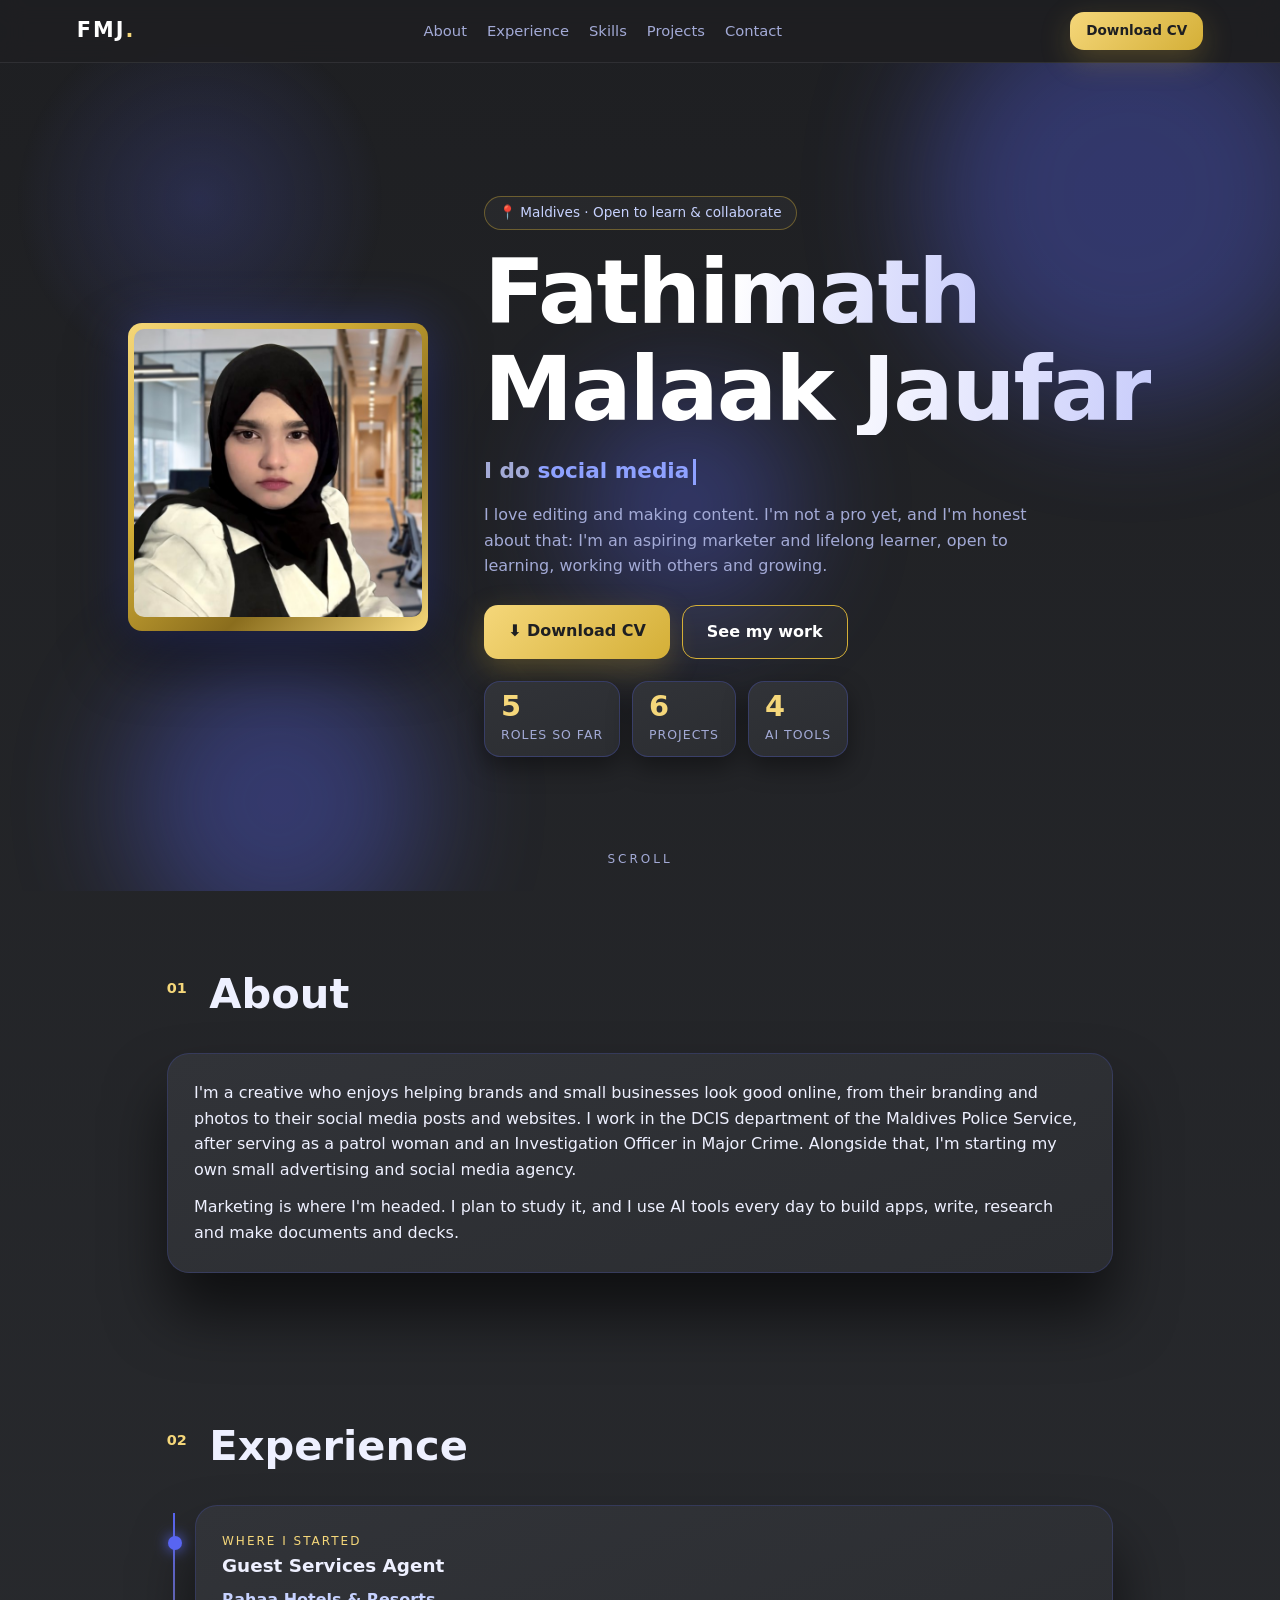
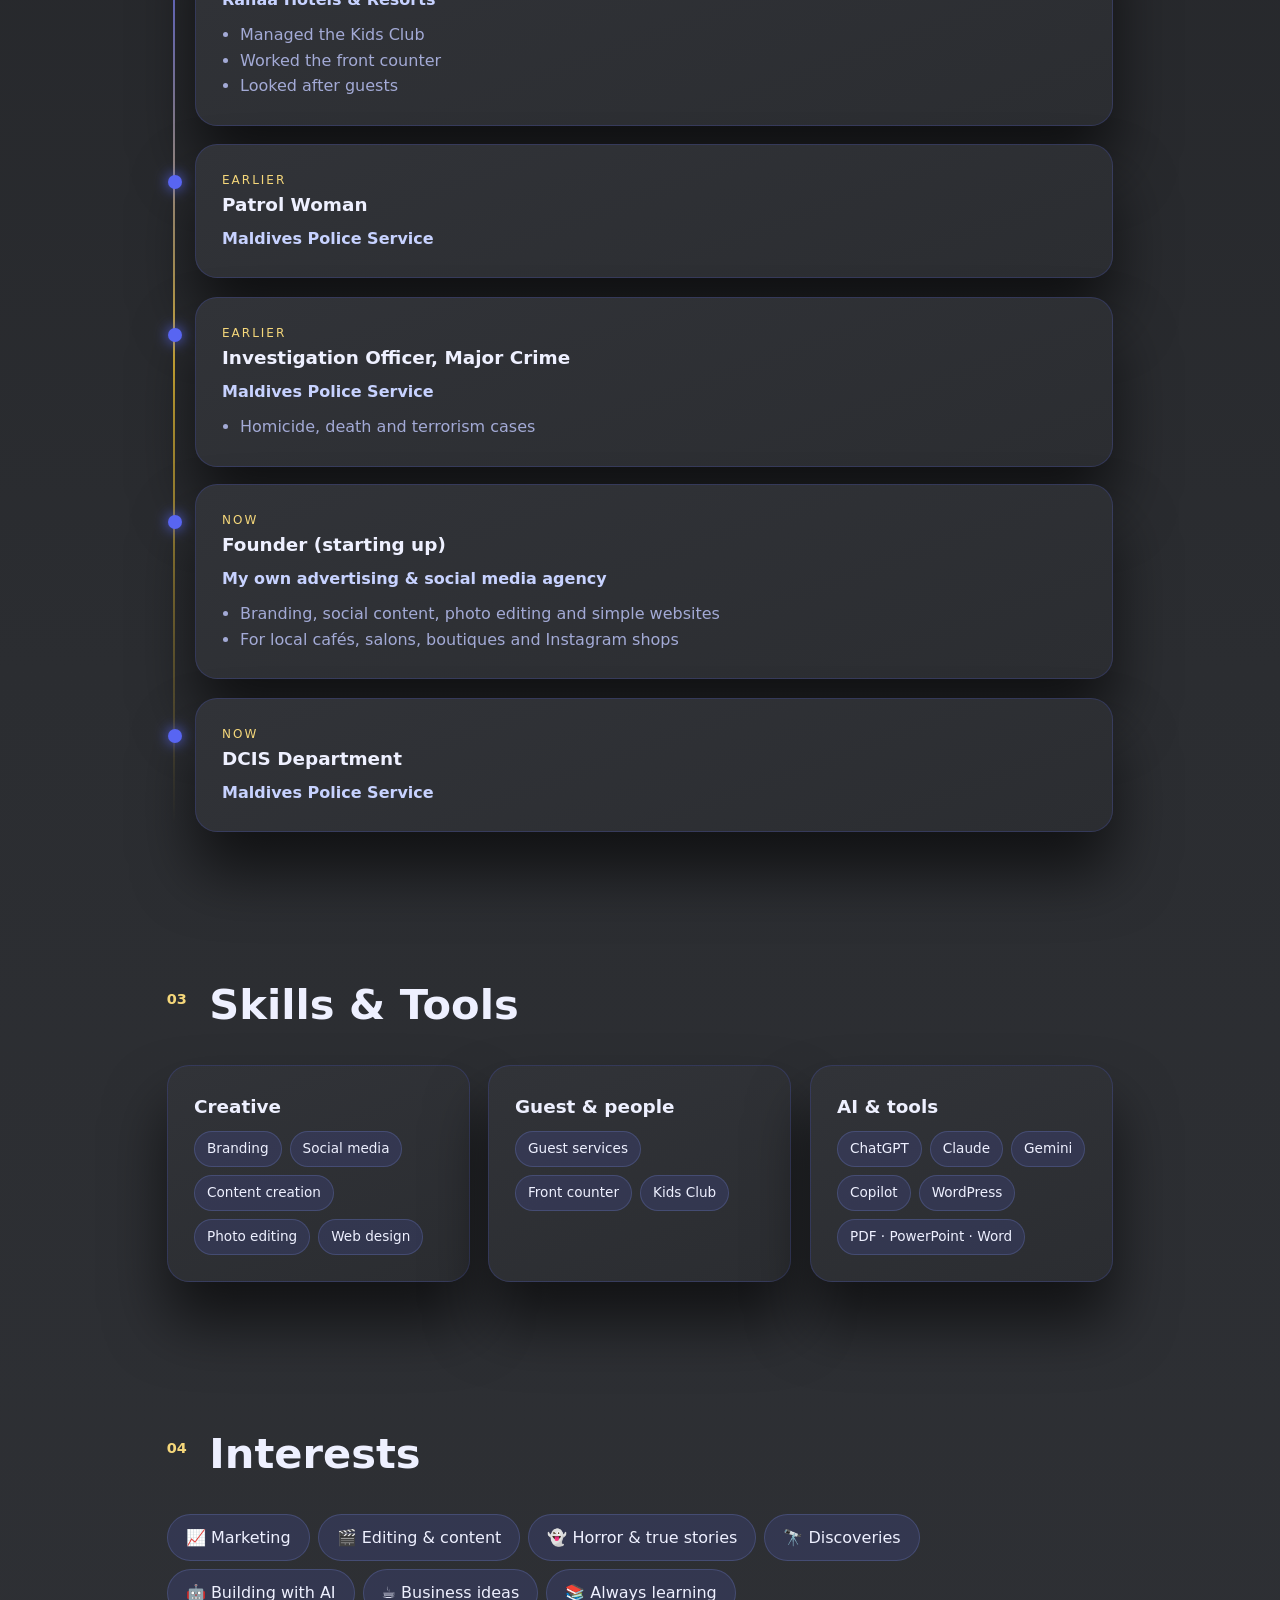
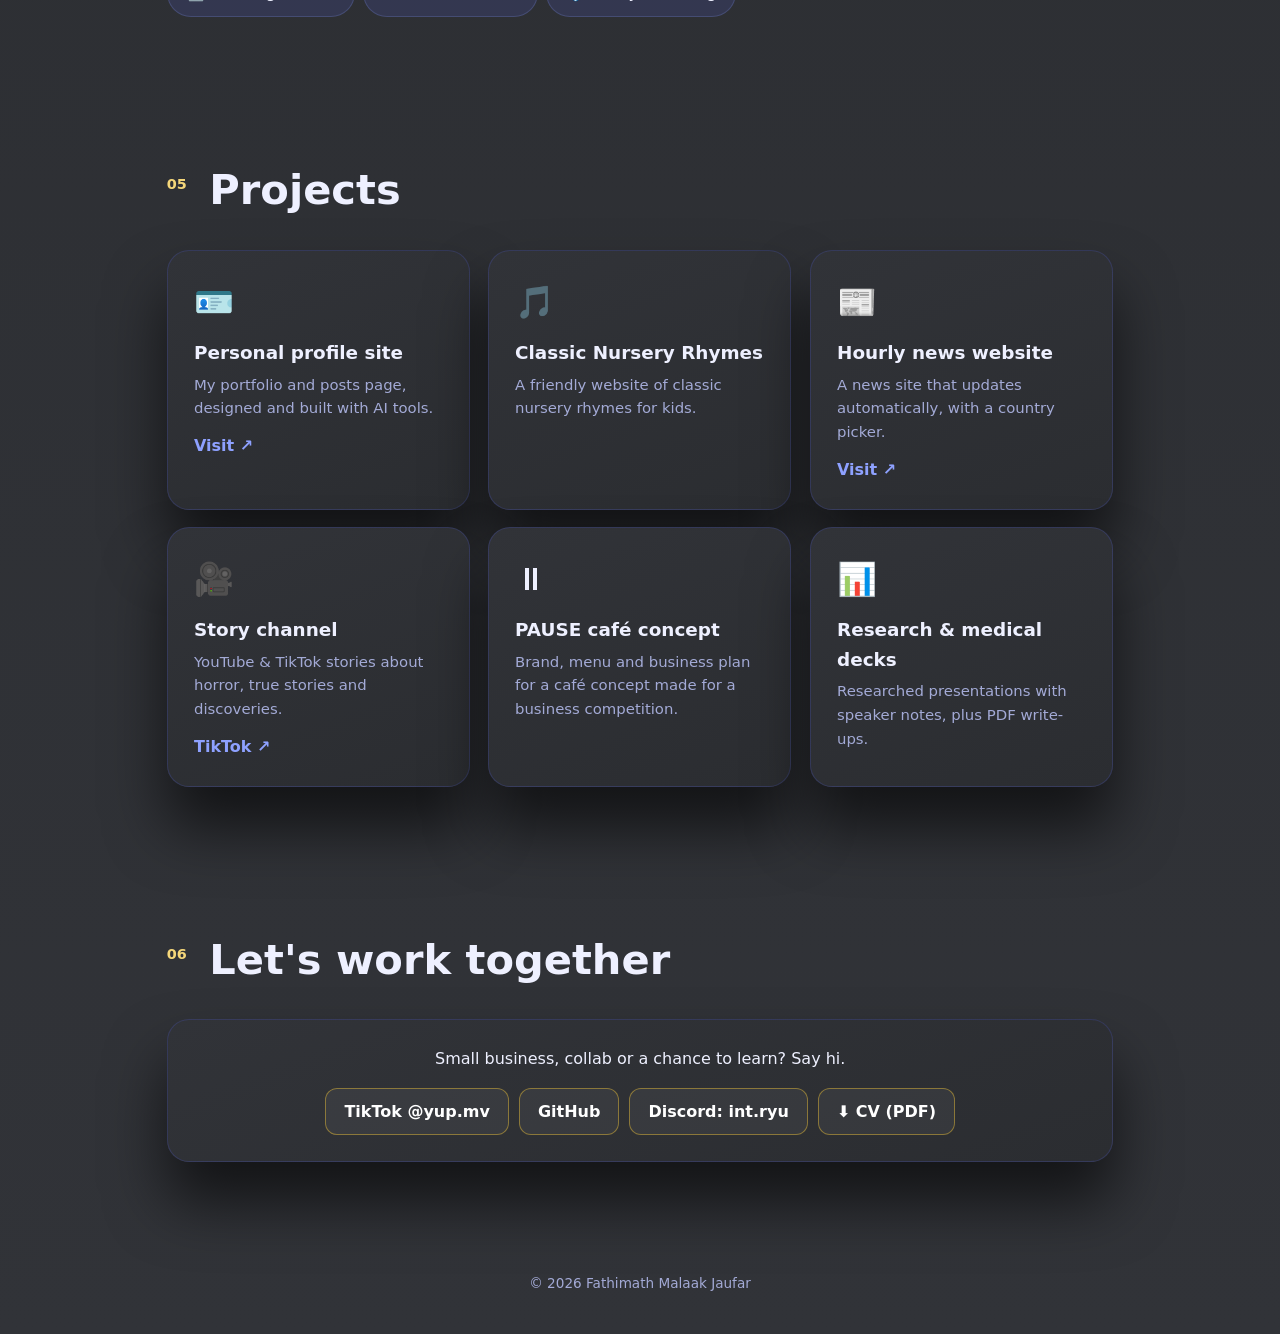
<file: index.html>
<!DOCTYPE html><html lang="en"><head><meta charset="utf-8"><meta name="viewport" content="width=device-width,initial-scale=1">
<title>Fathimath Malaak Jaufar · CV</title><meta name="description" content="CV of Fathimath Malaak Jaufar: branding, social media, content, photo editing and web design. Maldives.">
<link rel="stylesheet" href="style.css"></head><body>
<div id="progress"></div><div id="glow"></div>
<nav><a class="logo" href="#top">FMJ<span>.</span></a><div class="links"><a href="#about">About</a><a href="#experience">Experience</a><a href="#skills">Skills</a><a href="#projects">Projects</a><a href="#contact">Contact</a></div><a class="btn sm fx" href="cv.pdf" download>Download CV</a></nav>
<header id="top" class="hero">
 <div class="orb o1"></div><div class="orb o2"></div><div class="orb o3"></div>
 <div class="hero-in">
  <div class="photo tilt"><img src="assets/me.jpg" alt="Fathimath Malaak Jaufar"><span class="ring"></span></div>
  <div><p class="tag">📍 Maldives · Open to learn &amp; collaborate</p>
  <h1><span class="ln"><span>Fathimath</span></span><span class="ln"><span>Malaak <em>Jaufar</em></span></span></h1>
  <p class="roles">I do <span id="role">branding</span><i class="caret"></i></p>
  <p class="lead">I love editing and making content. I'm not a pro yet, and I'm honest about that: I'm an aspiring marketer and lifelong learner, open to learning, working with others and growing.</p>
  <div class="cta"><a class="btn fx" href="cv.pdf" download>⬇ Download CV</a><a class="btn ghost fx" href="#projects">See my work</a></div>
  <div class="stats"><div class="stat"><b data-n="5">0</b><span>roles so far</span></div><div class="stat"><b data-n="6">0</b><span>projects</span></div><div class="stat"><b data-n="4">0</b><span>AI tools</span></div></div></div>
 </div><a class="scroll" href="#about">scroll</a></header>
<main>
<section id="about" class="reveal"><h2><b>01</b> About</h2><div class="card tilt"><p>I'm a creative who enjoys helping brands and small businesses look good online, from their branding and photos to their social media posts and websites. I work in the DCIS department of the Maldives Police Service, after serving as a patrol woman and an Investigation Officer in Major Crime. Alongside that, I'm starting my own small advertising and social media agency.</p><p>Marketing is where I'm headed. I plan to study it, and I use AI tools every day to build apps, write, research and make documents and decks.</p></div></section>

<section id="experience" class="reveal"><h2><b>02</b> Experience</h2><div id="timeline" class="timeline"></div></section>

<section id="skills" class="reveal"><h2><b>03</b> Skills &amp; Tools</h2><div class="grid3">
<div class="card tilt"><h3>Creative</h3><div class="chips"><span>Branding</span><span>Social media</span><span>Content creation</span><span>Photo editing</span><span>Web design</span></div></div>
<div class="card tilt"><h3>Guest &amp; people</h3><div class="chips"><span>Guest services</span><span>Front counter</span><span>Kids Club</span></div></div>
<div class="card tilt"><h3>AI &amp; tools</h3><div class="chips"><span>ChatGPT</span><span>Claude</span><span>Gemini</span><span>Copilot</span><span>WordPress</span><span>PDF · PowerPoint · Word</span></div></div></div></section>

<section id="interests" class="reveal"><h2><b>04</b> Interests</h2><div class="chips big">
<span>📈 Marketing</span><span>🎬 Editing &amp; content</span><span>👻 Horror &amp; true stories</span><span>🔭 Discoveries</span><span>🤖 Building with AI</span><span>☕ Business ideas</span><span>📚 Always learning</span></div></section>

<section id="projects" class="reveal"><h2><b>05</b> Projects</h2><div class="grid2">
<a class="card proj tilt" href="https://reseachrandomv.github.io" target="_blank" rel="noopener"><span class="ic">🪪</span><h3>Personal profile site</h3><p>My portfolio and posts page, designed and built with AI tools.</p><i>Visit ↗</i></a>
<div class="card proj tilt"><span class="ic">🎵</span><h3>Classic Nursery Rhymes</h3><p>A friendly website of classic nursery rhymes for kids.</p></div>
<a class="card proj tilt" href="https://reseachrandomv.github.io/raajje-digest/" target="_blank" rel="noopener"><span class="ic">📰</span><h3>Hourly news website</h3><p>A news site that updates automatically, with a country picker.</p><i>Visit ↗</i></a>
<a class="card proj tilt" href="https://www.tiktok.com/@yup.mv" target="_blank" rel="noopener"><span class="ic">🎥</span><h3>Story channel</h3><p>YouTube &amp; TikTok stories about horror, true stories and discoveries.</p><i>TikTok ↗</i></a>
<div class="card proj tilt"><span class="ic">⏸</span><h3>PAUSE café concept</h3><p>Brand, menu and business plan for a café concept made for a business competition.</p></div>
<div class="card proj tilt"><span class="ic">📊</span><h3>Research &amp; medical decks</h3><p>Researched presentations with speaker notes, plus PDF write-ups.</p></div>
</div></section>

<section id="contact" class="reveal"><h2><b>06</b> Let's work together</h2><div class="card contact"><p>Small business, collab or a chance to learn? Say hi.</p><div class="social">
<a class="sbtn fx" href="https://www.tiktok.com/@yup.mv" target="_blank" rel="noopener">TikTok @yup.mv</a><a class="sbtn fx" href="https://github.com/reseachrandomv" target="_blank" rel="noopener">GitHub</a><button class="sbtn fx dc" data-user="int.ryu">Discord: int.ryu</button><a class="sbtn fx" href="cv.pdf" download>⬇ CV (PDF)</a></div></div></section>
</main><footer>© <span id="y"></span> Fathimath Malaak Jaufar</footer>
<script src="experience.js"></script><script src="app.js"></script></body></html>
</file>
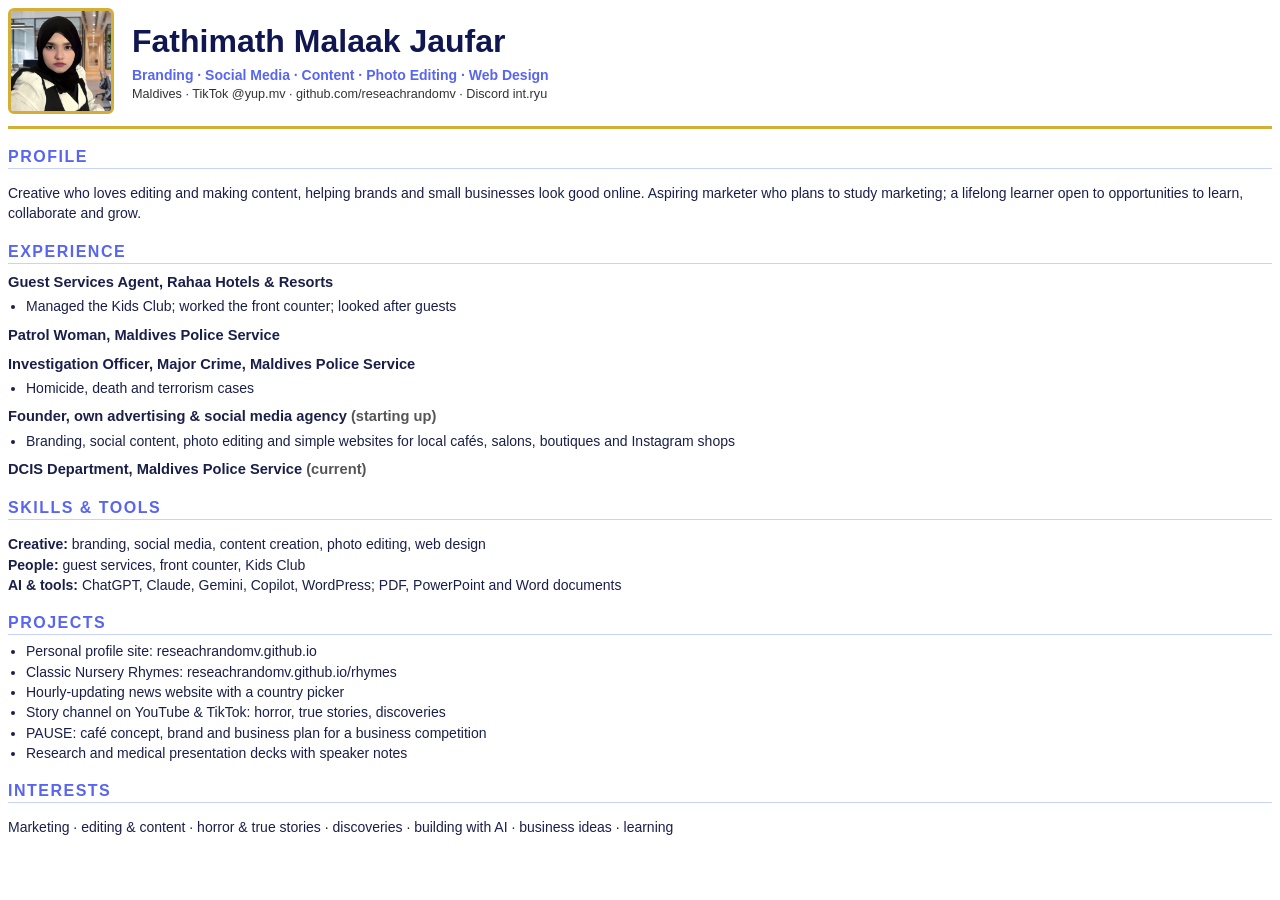
<file: cv_print.html>
<html><head><meta charset="utf-8"><style>
@page{size:A4;margin:16mm}body{font-family:"Segoe UI",Arial,sans-serif;color:#1a1f4a;font-size:10.5pt;line-height:1.45}
.top{display:flex;gap:18px;align-items:center;border-bottom:3px solid #d4af37;padding-bottom:12px}img{width:100px;height:100px;object-fit:cover;object-position:center 20%;border-radius:6px;border:3px solid #d4af37}
h1{margin:0;font-size:24pt;color:#0f1650}.sub{color:#5865F2;font-weight:700}h2{color:#5865F2;font-size:12pt;text-transform:uppercase;letter-spacing:1.5px;margin:16px 0 6px;border-bottom:1px solid #c7d2ff}
h3{margin:8px 0 0;font-size:11pt}.o{color:#555}ul{margin:3px 0 0 18px;padding:0}.c{font-size:9.5pt;color:#333}</style></head><body>
<div class="top"><img src="assets/me.jpg"><div><h1>Fathimath Malaak Jaufar</h1><div class="sub">Branding · Social Media · Content · Photo Editing · Web Design</div>
<div class="c">Maldives · TikTok @yup.mv · github.com/reseachrandomv · Discord int.ryu</div></div></div>
<h2>Profile</h2><p>Creative who loves editing and making content, helping brands and small businesses look good online. Aspiring marketer who plans to study marketing; a lifelong learner open to opportunities to learn, collaborate and grow.</p>
<h2>Experience</h2>
<h3>Guest Services Agent, Rahaa Hotels &amp; Resorts</h3><ul><li>Managed the Kids Club; worked the front counter; looked after guests</li></ul>
<h3>Patrol Woman, Maldives Police Service</h3>
<h3>Investigation Officer, Major Crime, Maldives Police Service</h3><ul><li>Homicide, death and terrorism cases</li></ul>
<h3>Founder, own advertising &amp; social media agency <span class="o">(starting up)</span></h3><ul><li>Branding, social content, photo editing and simple websites for local cafés, salons, boutiques and Instagram shops</li></ul>
<h3>DCIS Department, Maldives Police Service <span class="o">(current)</span></h3>
<h2>Skills &amp; Tools</h2><p><b>Creative:</b> branding, social media, content creation, photo editing, web design<br><b>People:</b> guest services, front counter, Kids Club<br><b>AI &amp; tools:</b> ChatGPT, Claude, Gemini, Copilot, WordPress; PDF, PowerPoint and Word documents</p>
<h2>Projects</h2><ul><li>Personal profile site: reseachrandomv.github.io</li><li>Classic Nursery Rhymes: reseachrandomv.github.io/rhymes</li><li>Hourly-updating news website with a country picker</li><li>Story channel on YouTube &amp; TikTok: horror, true stories, discoveries</li><li>PAUSE: café concept, brand and business plan for a business competition</li><li>Research and medical presentation decks with speaker notes</li></ul>
<h2>Interests</h2><p>Marketing · editing &amp; content · horror &amp; true stories · discoveries · building with AI · business ideas · learning</p>
</body></html>
</file>
<file: style.css>
:root{--bg:#060a24;--bg2:#0f1650;--bl:#5865F2;--glow:#8ea1ff;--ice:#c7d2ff;--cy:#5ee1ff;--t:#eef0ff;--m:#a3aad6}
*{box-sizing:border-box;margin:0;padding:0}html{scroll-behavior:smooth}
body{font-family:"Segoe UI",system-ui,-apple-system,Roboto,sans-serif;color:var(--t);background:radial-gradient(1200px 600px at 80% -10%,#2a35a0 0,transparent 60%),linear-gradient(180deg,var(--bg),var(--bg2) 55%,#1b2470);line-height:1.6;overflow-x:hidden}
a{color:var(--glow)}
#progress{position:fixed;top:0;left:0;height:3px;width:0;z-index:50;background:linear-gradient(90deg,var(--bl),var(--cy));box-shadow:0 0 12px var(--cy)}
#glow{position:fixed;top:0;left:0;width:400px;height:400px;border-radius:50%;background:radial-gradient(circle,#5865f233,transparent 65%);pointer-events:none;z-index:0;transition:transform .15s ease-out}
nav{position:sticky;top:0;z-index:20;display:flex;align-items:center;justify-content:space-between;gap:12px;padding:12px 6vw;background:#060a24cc;backdrop-filter:blur(12px);border-bottom:1px solid #ffffff14}
.logo{font-weight:900;font-size:1.3rem;letter-spacing:2px;text-decoration:none;color:#fff}.logo span{color:var(--cy)}
.links a{color:var(--m);text-decoration:none;margin:0 10px;font-size:.92rem;transition:.2s}.links a:hover{color:#fff;text-shadow:0 0 10px var(--glow)}
.btn{position:relative;overflow:hidden;display:inline-block;padding:13px 24px;border-radius:14px;background:linear-gradient(135deg,var(--bl),#7b5cff);color:#fff;font-weight:700;text-decoration:none;box-shadow:0 10px 30px #5865f266;transition:transform .2s,box-shadow .2s}
.btn:hover{transform:translateY(-3px);box-shadow:0 16px 40px #5865f2aa}.btn:active{transform:scale(.96)}
.btn.ghost{background:#ffffff0d;border:1px solid #8ea1ff66;box-shadow:none}.btn.sm{padding:8px 16px;font-size:.85rem}
.hero{position:relative;min-height:92vh;display:flex;align-items:center;padding:60px 6vw;overflow:hidden}
.orb{position:absolute;border-radius:50%;filter:blur(60px);opacity:.55;animation:float 12s ease-in-out infinite}
.o1{width:420px;height:420px;background:var(--bl);top:-80px;right:-60px}.o2{width:300px;height:300px;background:var(--cy);bottom:-60px;left:10%;opacity:.25;animation-delay:-4s}.o3{width:220px;height:220px;background:#7b5cff;top:40%;left:45%;opacity:.3;animation-delay:-8s}
@keyframes float{50%{transform:translate(30px,-40px) scale(1.1)}}
.hero-in{position:relative;display:grid;grid-template-columns:auto 1fr;gap:56px;align-items:center;max-width:1150px;margin:auto}
.photo{position:relative;width:300px;aspect-ratio:4/5;border-radius:32px;transition:transform .2s}
.photo img{width:100%;height:100%;object-fit:cover;border-radius:32px;border:2px solid #8ea1ff55;box-shadow:0 30px 80px #000a,0 0 60px #5865f255}
.ring{position:absolute;inset:-12px;border-radius:40px;border:2px dashed #8ea1ff55;animation:spin 30s linear infinite;pointer-events:none}@keyframes spin{to{transform:rotate(360deg)}}
.tag{display:inline-block;padding:5px 14px;border-radius:99px;border:1px solid #8ea1ff55;background:#ffffff0a;color:var(--ice);font-size:.85rem}
h1{font-size:clamp(2.6rem,7vw,5.6rem);line-height:1;font-weight:900;letter-spacing:-2px;margin:18px 0 12px;background:linear-gradient(100deg,#fff 20%,var(--ice),var(--glow),var(--cy));background-size:200%;-webkit-background-clip:text;background-clip:text;color:transparent;animation:sh 6s linear infinite}
h1 em{font-style:normal}@keyframes sh{to{background-position:200%}}
.roles{font-size:1.35rem;font-weight:700;color:var(--m)}#role{color:var(--cy);display:inline-block;transition:.3s}#role.out{opacity:0;transform:translateY(-8px)}
.caret{display:inline-block;width:3px;height:1.2em;background:var(--cy);margin-left:4px;vertical-align:middle;animation:bl 1s steps(1) infinite}@keyframes bl{50%{opacity:0}}
.lead{max-width:560px;color:var(--m);margin:14px 0 26px}.cta{display:flex;gap:12px;flex-wrap:wrap}
.scroll{position:absolute;bottom:22px;left:50%;transform:translateX(-50%);color:var(--m);font-size:.75rem;letter-spacing:3px;text-transform:uppercase;text-decoration:none;animation:bob 2s infinite}@keyframes bob{50%{transform:translate(-50%,6px)}}
main{position:relative;z-index:1;max-width:1100px;margin:auto;padding:0 6vw}
section{padding:70px 0}h2{font-size:clamp(1.8rem,4vw,2.6rem);margin-bottom:26px}h2 b{font-size:.9rem;color:var(--cy);vertical-align:super;margin-right:8px}
.card{position:relative;overflow:hidden;background:linear-gradient(160deg,#1a2160cc,#10164acc);border:1px solid #8ea1ff26;border-radius:22px;padding:26px;transition:transform .25s,border-color .25s,box-shadow .25s,opacity .6s,translate .6s}
.card::before{content:"";position:absolute;inset:0;background:radial-gradient(300px circle at var(--mx,50%) var(--my,50%),#8ea1ff22,transparent 60%);opacity:0;transition:.3s;pointer-events:none}
.card:hover{border-color:#8ea1ff77;box-shadow:0 20px 50px #0008,0 0 30px #5865f233}.card:hover::before{opacity:1}
.card p+p{margin-top:12px}h3{font-size:1.15rem;margin-bottom:6px}
.reveal .card,.reveal .chips span{opacity:0;translate:0 30px}.reveal.in .card,.reveal.in .chips span{opacity:1;translate:0 0}
.chips span{transition:opacity .5s,translate .5s,transform .2s}
.timeline{position:relative;display:grid;gap:18px;padding-left:28px}.timeline::before{content:"";position:absolute;left:6px;top:8px;bottom:8px;width:2px;background:linear-gradient(var(--cy),var(--bl),transparent)}
.job .dot{position:absolute;left:-29px;top:30px}.job{overflow:visible}.job::after{content:"";position:absolute;left:-28px;top:30px;width:14px;height:14px;border-radius:50%;background:var(--cy);box-shadow:0 0 14px var(--cy)}
.jt{font-size:.75rem;text-transform:uppercase;letter-spacing:2px;color:var(--cy)}.org{color:var(--ice);font-weight:600}.org a{text-decoration:none}
.job ul{margin:10px 0 0 18px;color:var(--m)}
.grid3{display:grid;grid-template-columns:repeat(3,1fr);gap:18px}.grid2{display:grid;grid-template-columns:repeat(3,1fr);gap:18px}
.chips{display:flex;flex-wrap:wrap;gap:8px;margin-top:10px}.chips span{padding:6px 12px;border-radius:99px;background:#5865f222;border:1px solid #8ea1ff33;font-size:.85rem}
.chips span:hover{transform:translateY(-3px) scale(1.05);background:#5865f255}.chips.big span{font-size:1rem;padding:10px 18px}
.proj{display:block;color:inherit;text-decoration:none}.proj .ic{font-size:2rem;display:block;margin-bottom:10px}.proj p{color:var(--m);font-size:.93rem}.proj i{display:inline-block;margin-top:12px;color:var(--cy);font-style:normal;font-weight:700}
.contact{text-align:center}.social{display:flex;flex-wrap:wrap;gap:10px;justify-content:center;margin-top:16px}
.sbtn{position:relative;overflow:hidden;padding:10px 18px;border-radius:12px;border:1px solid #8ea1ff55;background:#ffffff0d;color:#fff;text-decoration:none;font:inherit;font-weight:600;cursor:pointer;transition:.2s}.sbtn:hover{background:#5865f255;transform:translateY(-2px)}
footer{text-align:center;padding:40px;color:var(--m);font-size:.85rem}
.ripple{position:absolute;border-radius:50%;background:radial-gradient(circle,#ffffff55,transparent 60%);transform:scale(0);animation:rp .65s ease-out;pointer-events:none}@keyframes rp{to{transform:scale(1);opacity:0}}
.burst{position:fixed;width:7px;height:7px;border-radius:50%;pointer-events:none;z-index:99;animation:bu .6s ease-out forwards}@keyframes bu{to{transform:translate(var(--dx),var(--dy)) scale(0);opacity:0}}
@media(max-width:860px){.links{display:none}.hero-in{grid-template-columns:1fr;text-align:center;gap:30px}.photo{width:220px;margin:auto}.cta{justify-content:center}.lead{margin-inline:auto}.grid3,.grid2{grid-template-columns:1fr}.hero{min-height:auto;padding-top:40px}}
@media(prefers-reduced-motion:reduce){*{animation:none!important;transition:none!important}}
/* Discord blurple + gold restyle */
:root{--bg:#1e1f22;--bg2:#2b2d31;--gold:#d4af37;--gold2:#f5d77a;--cy:#8ea1ff}
body{background:radial-gradient(1000px 500px at 85% -10%,#5865f244,transparent 60%),linear-gradient(180deg,#1e1f22,#2b2d31 50%,#313338)}
nav{background:#1e1f22e6}.logo span{color:var(--gold2)}
.orb{opacity:.35}.o2,.o3{background:var(--bl)}
.card{background:linear-gradient(160deg,#313338,#2b2d31);border-color:#5865f233}
.btn,.btn.sm{background:linear-gradient(135deg,var(--gold2),var(--gold));color:#1e1f22;box-shadow:0 10px 30px #d4af3744}
.btn:hover{box-shadow:0 16px 40px #d4af3788}
.btn.ghost{background:#ffffff08;color:#fff;border:1px solid var(--gold);box-shadow:none}
.sbtn{border-color:#d4af3788}.sbtn:hover{background:linear-gradient(135deg,var(--gold2),var(--gold));color:#1e1f22}
.photo{aspect-ratio:1/1;border-radius:14px;padding:6px;background:linear-gradient(135deg,var(--gold2),var(--gold),#8a6d1d,var(--gold2));box-shadow:0 0 50px #5865f255,0 25px 60px #000a}
.photo img{border-radius:10px;border:0;box-shadow:none;object-position:center 20%}.ring{display:none}
h1{background:linear-gradient(100deg,#fff 25%,#c9cdfb,#5865F2,#fff);background-size:200%;-webkit-background-clip:text;background-clip:text}
#progress{background:linear-gradient(90deg,var(--bl),var(--gold2));box-shadow:0 0 12px var(--bl)}
.tag{border-color:#d4af3766}.jt,h2 b{color:var(--gold2)}.job::after{background:var(--bl);box-shadow:0 0 14px var(--bl)}
.timeline::before{background:linear-gradient(var(--bl),var(--gold),transparent)}
.chips span{background:#5865f226}
/* motion-graphics pass */
:root{--spring:cubic-bezier(.34,1.56,.64,1)}
h1 .ln{display:block;overflow:hidden;perspective:600px;padding-bottom:.08em}
h1 .ln>span{display:inline-block;transform-origin:50% 100%;animation:flip .9s var(--spring) both}
h1 .ln:nth-child(2)>span{animation-delay:.15s}
@keyframes flip{from{transform:translateY(90%) rotateX(-80deg);opacity:0}}
.hero .tag{animation:pop .7s var(--spring) both}.roles{animation:pop .7s .35s var(--spring) both}.lead{animation:pop .7s .45s var(--spring) both}.cta{animation:pop .7s .55s var(--spring) both}.stats{animation:pop .7s .65s var(--spring) both}
.photo{animation:card3d 1s var(--spring) both}
@keyframes pop{from{opacity:0;transform:translateY(24px) scale(.94)}}
@keyframes card3d{from{opacity:0;transform:perspective(800px) rotateY(-35deg) rotateX(12deg) scale(.8)}}
.stats{display:flex;gap:12px;flex-wrap:wrap;margin-top:22px}
.stat{padding:10px 16px;border-radius:16px;background:linear-gradient(160deg,#313338,#2b2d31);border:1px solid #5865f244;box-shadow:0 10px 25px #0006}
.stat b{display:block;font-size:1.8rem;line-height:1;color:var(--gold2);font-variant-numeric:tabular-nums}.stat span{font-size:.78rem;color:var(--m);text-transform:uppercase;letter-spacing:1px}
/* 3D fly-in reveal (uses individual props so hover tilt transform still works) */
.reveal{perspective:1200px}
.reveal .card{opacity:0;translate:var(--fx,0) 60px -120px;rotate:x 18deg;scale:.9;box-shadow:0 40px 60px #0009;transition:opacity .5s ease,translate .9s var(--spring),rotate .9s var(--spring),scale .9s var(--spring),transform .25s,border-color .25s,box-shadow .4s;will-change:translate,rotate}
.reveal.in .card{opacity:1;translate:0 0 0;rotate:x 0deg;scale:1}
.grid3>.card:nth-child(3n+1),.grid2>.card:nth-child(3n+1){--fx:-120px}.grid3>.card:nth-child(3n),.grid2>.card:nth-child(3n){--fx:120px}
.reveal .chips span{opacity:0;scale:.5;translate:0 20px;transition:opacity .4s,scale .6s var(--spring),translate .6s var(--spring),transform .2s}
.reveal.in .chips span{opacity:1;scale:1;translate:0 0}
@media(max-width:860px){.stats{justify-content:center}.grid3>.card,.grid2>.card{--fx:0px!important}}
@media(prefers-reduced-motion:reduce){.reveal .card,.reveal .chips span{opacity:1!important;translate:none!important;rotate:none!important;scale:none!important}}
/* fix: gradient text on animated lines */
.hero h1{background:none;-webkit-background-clip:border-box;background-clip:border-box;color:#fff;animation:none}
.hero h1 .ln>span{background:linear-gradient(100deg,#fff 25%,#c9cdfb,#5865F2,#fff);background-size:200%;-webkit-background-clip:text;background-clip:text;color:transparent;-webkit-text-fill-color:transparent;animation:flip .9s var(--spring) both,sh 6s linear infinite}
.hero h1 .ln:nth-child(2)>span{animation-delay:.15s,0s}
</file>
